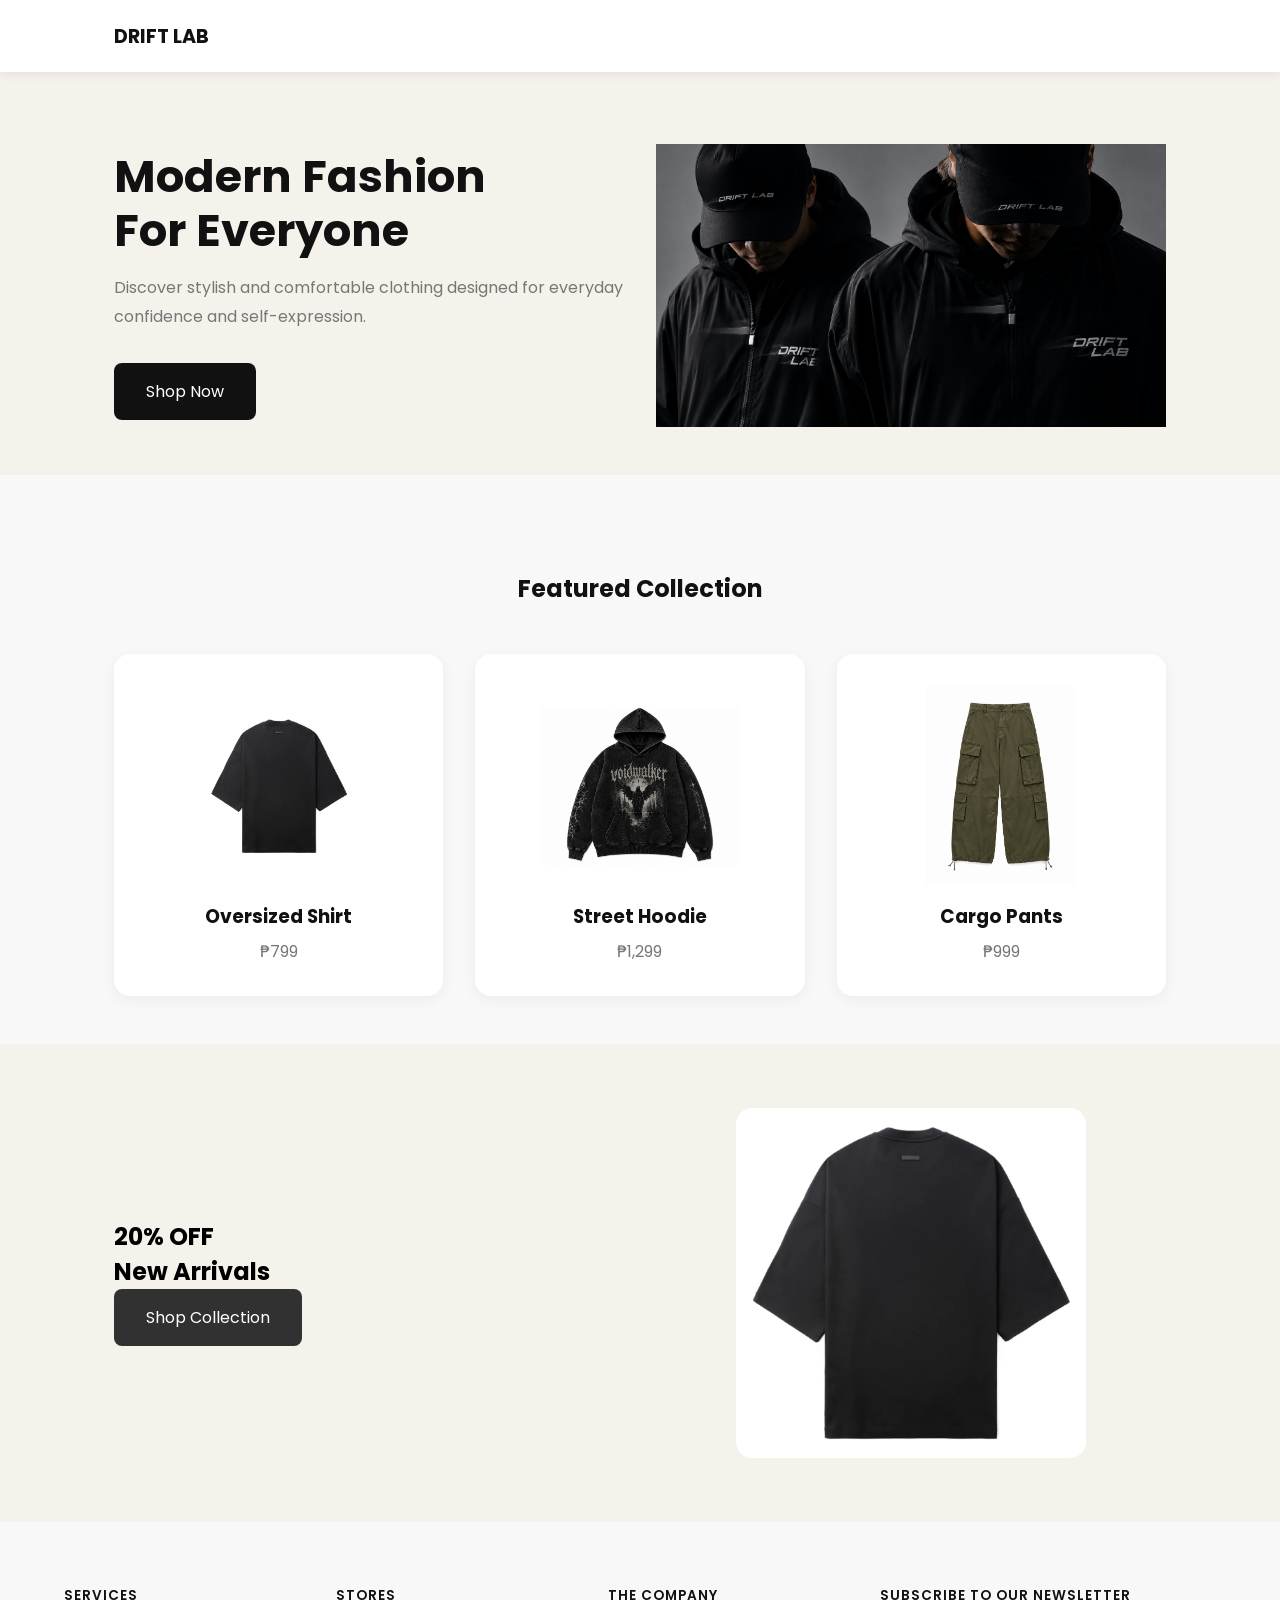
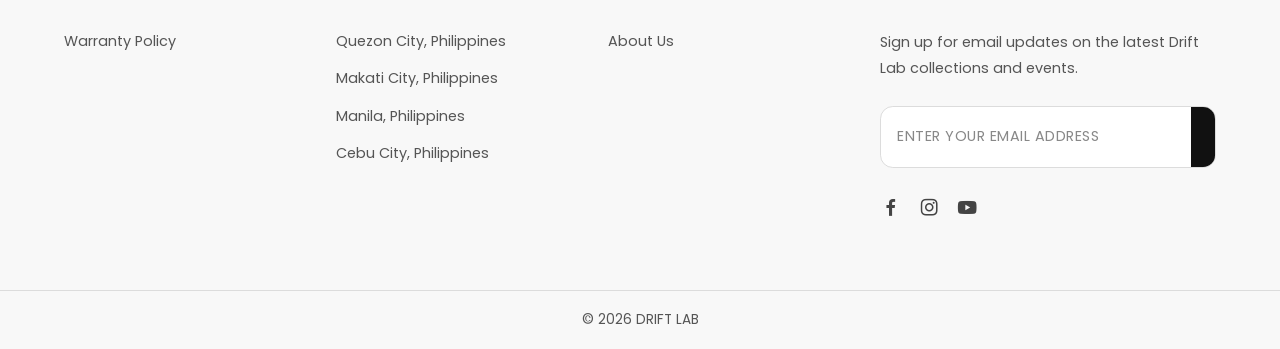
<file: index.html>
<!DOCTYPE html>
<html lang="en">
<head>
<meta charset="UTF-8">
<meta name="viewport" content="width=device-width, initial-scale=1.0">

<link rel="stylesheet" href="index.css">
<link href='https://cdn.jsdelivr.net/npm/boxicons@2.1.4/css/boxicons.min.css' rel='stylesheet'>

<title>Drift Lab | Clothing Store</title>
</head>

<body>

<header class="header">
    <nav class="nav container">
        <a href="#home" class="nav__logo">DRIFT LAB</a>
    </nav>
</header>

<main class="l-main">

<section class="home section" id="home">
    <div class="home__container container">

        <div class="home__data">
            <h1 class="home__title">
                Modern Fashion <br> For Everyone
            </h1>

            <p class="home__description">
                Discover stylish and comfortable clothing designed
                for everyday confidence and self-expression.
            </p>

            <a href="shop.html" class="button">Shop Now</a>
        </div>

        <div class="home__page">
            <img src="drift lab.png" alt="Drift Lab">
        </div>

    </div>
</section>

<section class="featured section" id="featured">

    <h2 class="section-title">Featured Collection</h2>

    <div class="featured__container container">

        <article class="featured__card">
            <img src="Oversiza-tshirt.webp" class="featured__img">
            <h3 class="featured__name">Oversized Shirt</h3>
            <span class="featured__price">₱799</span>
        </article>

        <article class="featured__card">
            <img src="hoodie.png" class="featured__img">
            <h3 class="featured__name">Street Hoodie</h3>
            <span class="featured__price">₱1,299</span>
        </article>

        <article class="featured__card">
            <img src="cargo.png" class="featured__img">
            <h3 class="featured__name">Cargo Pants</h3>
            <span class="featured__price">₱999</span>
        </article>

    </div>
</section>

<section class="offer section" id="offer">

    <div class="offer__container container">

        <div class="offer__data">
            <h2 class="offer__title">
                20% OFF <br>
                New Arrivals
            </h2>

            <a href="shop.html" class="button">
                Shop Collection
            </a>
        </div>

        <div class="offer__image">
            <img id="offer-img" src="tshirt.webp">
        </div>

    </div>

</section>

<footer class="footer">

    <div class="footer__container">

        <div class="footer__content">
            <h3 class="footer__title">SERVICES</h3>
            <ul class="footer__links">
                <li><a href="#">Warranty Policy</a></li>
            </ul>
        </div>

        <div class="footer__content">
            <h3 class="footer__title">STORES</h3>
            <ul class="footer__links">
                <li>Quezon City, Philippines</li>
                <li>Makati City, Philippines</li>
                <li>Manila, Philippines</li>
                <li>Cebu City, Philippines</li>
            </ul>
        </div>

        <div class="footer__content">
            <h3 class="footer__title">THE COMPANY</h3>
            <ul class="footer__links">
                <li><a href="about.html">About Us</a></li>
            </ul>
        </div>

        <div class="footer__content">
            <h3 class="footer__title">SUBSCRIBE TO OUR NEWSLETTER</h3>

            <p class="footer__text">
                Sign up for email updates on the latest Drift Lab collections and events.
            </p>

            <div class="footer__subscribe">
                <input type="email" placeholder="ENTER YOUR EMAIL ADDRESS">
                <button type="submit">SIGN UP</button>
            </div>

            <div class="footer__social">
                <a href="#" class="footer__icon"><i class='bx bxl-facebook'></i></a>
                <a href="#" class="footer__icon"><i class='bx bxl-instagram'></i></a>
                <a href="#" class="footer__icon"><i class='bx bxl-youtube'></i></a>
            </div>
        </div>

    </div>

    <div class="footer__bottom">
        <p>© 2026 DRIFT LAB</p>
    </div>

</footer>

<script src="index.js"></script>

</body>
</html>
</file>
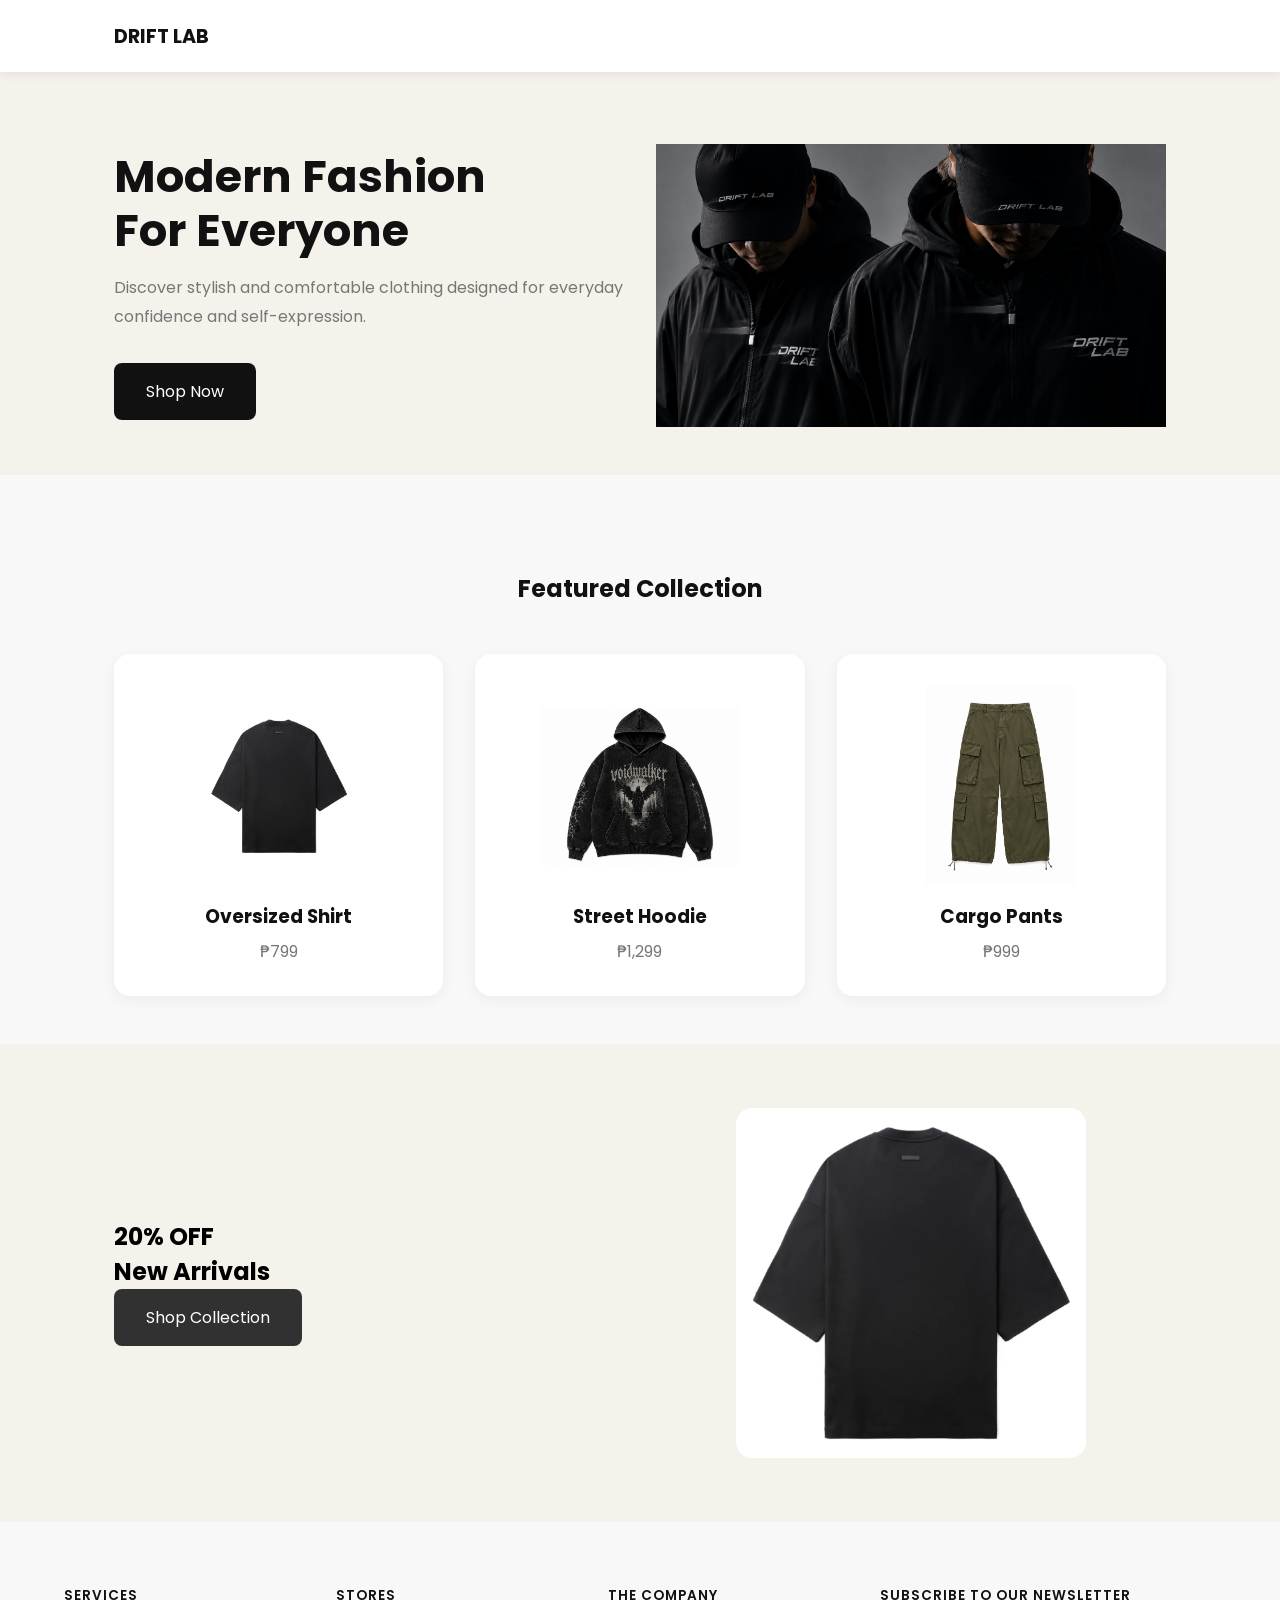
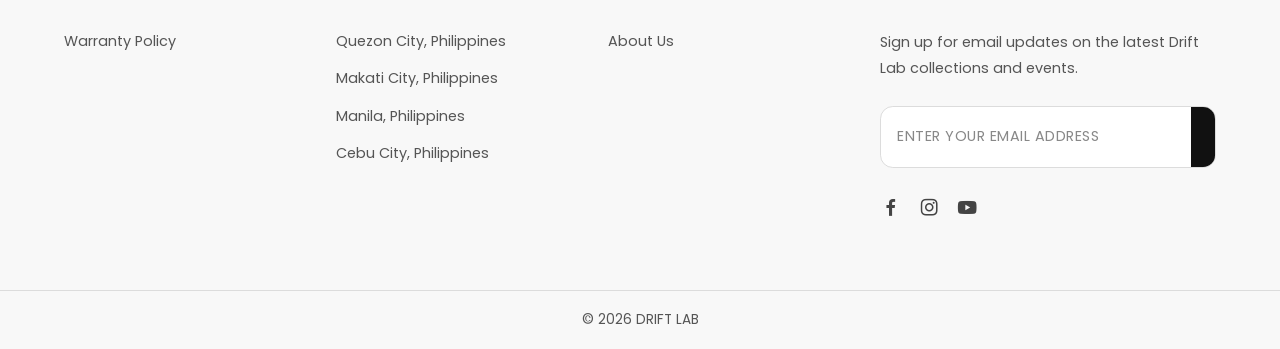
<file: html/index.html>
<!DOCTYPE html>
<html lang="en">
<head>
<meta charset="UTF-8">
<meta name="viewport" content="width=device-width, initial-scale=1.0">

<link rel="stylesheet" href="/css/index.css">
<link href='https://cdn.jsdelivr.net/npm/boxicons@2.1.4/css/boxicons.min.css' rel='stylesheet'>

<title>Drift Lab | Clothing Store</title>
</head>

<body>

<header class="header">
    <nav class="nav container">
        <a href="#home" class="nav__logo">DRIFT LAB</a>
    </nav>
</header>

<main class="l-main">

<section class="home section" id="home">
    <div class="home__container container">

        <div class="home__data">
            <h1 class="home__title">
                Modern Fashion <br> For Everyone
            </h1>

            <p class="home__description">
                Discover stylish and comfortable clothing designed
                for everyday confidence and self-expression.
            </p>

            <a href="shop.html" class="button">Shop Now</a>
        </div>

        <div class="home__page">
            <img src="/assets/drift lab.png" alt="Drift Lab">
        </div>

    </div>
</section>

<section class="featured section" id="featured">

    <h2 class="section-title">Featured Collection</h2>

    <div class="featured__container container">

        <article class="featured__card">
            <img src="/assets/Oversiza-tshirt.webp" class="featured__img">
            <h3 class="featured__name">Oversized Shirt</h3>
            <span class="featured__price">₱799</span>
        </article>

        <article class="featured__card">
            <img src="/assets/hoodie.png" class="featured__img">
            <h3 class="featured__name">Street Hoodie</h3>
            <span class="featured__price">₱1,299</span>
        </article>

        <article class="featured__card">
            <img src="/assets/cargo.png" class="featured__img">
            <h3 class="featured__name">Cargo Pants</h3>
            <span class="featured__price">₱999</span>
        </article>

    </div>
</section>

<section class="offer section" id="offer">

    <div class="offer__container container">

        <div class="offer__data">
            <h2 class="offer__title">
                20% OFF <br>
                New Arrivals
            </h2>

            <a href="shop.html" class="button">
                Shop Collection
            </a>
        </div>

        <div class="offer__image">
            <img id="offer-img" src="/assets/tshirt.webp">
        </div>

    </div>

</section>

<footer class="footer">

    <div class="footer__container">

        <div class="footer__content">
            <h3 class="footer__title">SERVICES</h3>
            <ul class="footer__links">
                <li><a href="#">Warranty Policy</a></li>
            </ul>
        </div>

        <div class="footer__content">
            <h3 class="footer__title">STORES</h3>
            <ul class="footer__links">
                <li>Quezon City, Philippines</li>
                <li>Makati City, Philippines</li>
                <li>Manila, Philippines</li>
                <li>Cebu City, Philippines</li>
            </ul>
        </div>

        <div class="footer__content">
            <h3 class="footer__title">THE COMPANY</h3>
            <ul class="footer__links">
                <li><a href="about.html">About Us</a></li>
            </ul>
        </div>

        <div class="footer__content">
            <h3 class="footer__title">SUBSCRIBE TO OUR NEWSLETTER</h3>

            <p class="footer__text">
                Sign up for email updates on the latest Drift Lab collections and events.
            </p>

            <div class="footer__subscribe">
                <input type="email" placeholder="ENTER YOUR EMAIL ADDRESS">
                <button type="submit">SIGN UP</button>
            </div>

            <div class="footer__social">
                <a href="#" class="footer__icon"><i class='bx bxl-facebook'></i></a>
                <a href="#" class="footer__icon"><i class='bx bxl-instagram'></i></a>
                <a href="#" class="footer__icon"><i class='bx bxl-youtube'></i></a>
            </div>
        </div>

    </div>

    <div class="footer__bottom">
        <p>© 2026 DRIFT LAB</p>
    </div>

</footer>

<script src="/javascript/index.js"></script>

</body>
</html>
</file>
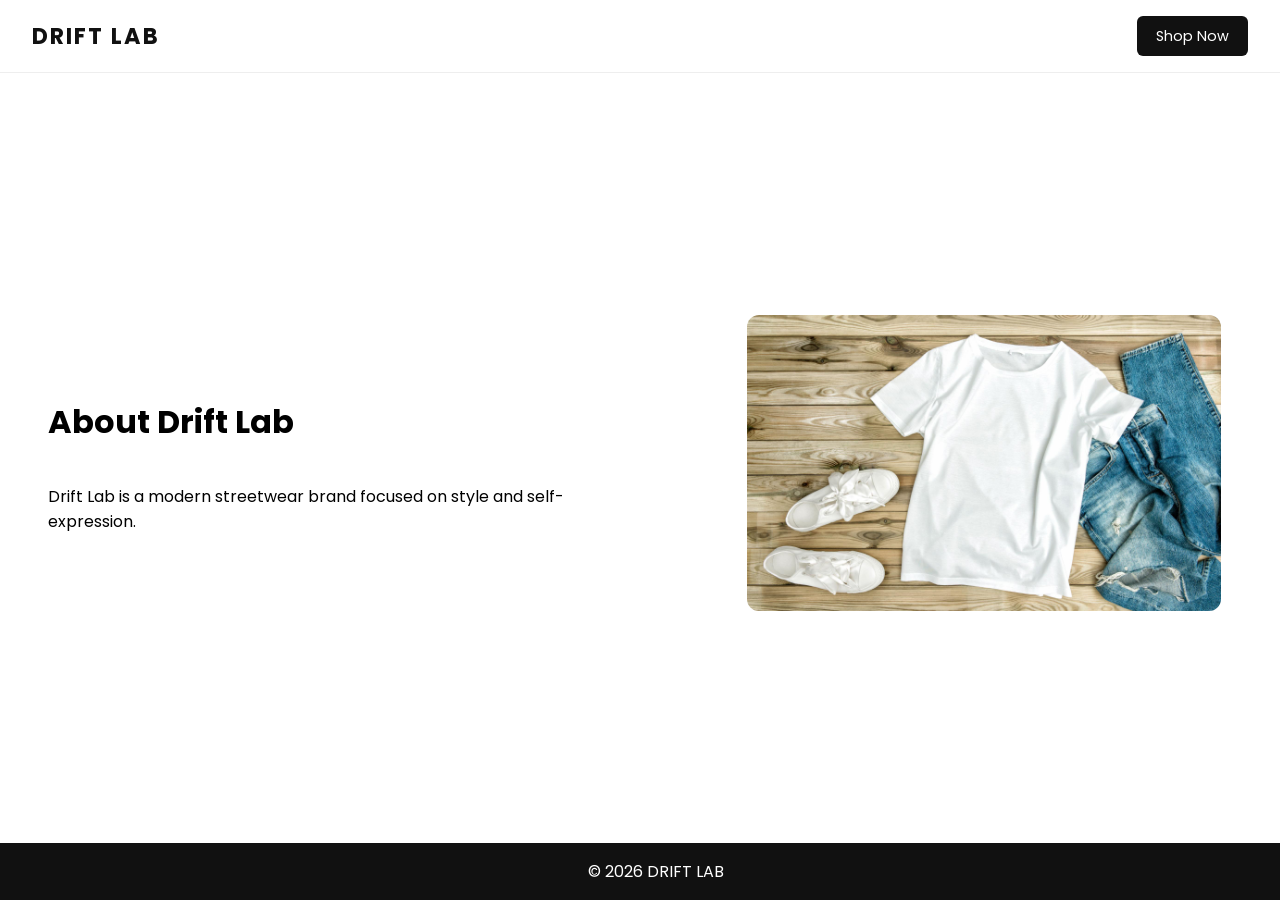
<file: about.html>
<!DOCTYPE html>
<html lang="en">
<head>
<meta charset="UTF-8">
<meta name="viewport" content="width=device-width, initial-scale=1.0">

<link rel="stylesheet" href="about.css">

<title>About | Drift Lab</title>
</head>

<body>

<header class="header">
    <nav class="nav">
        <a href="index.html" class="nav__logo">DRIFT LAB</a>
        <a href="shop.html" class="nav__button">Shop Now</a>
    </nav>
</header>

<main class="split">

    <div class="left">
        <h1 id="title">About Drift Lab</h1>
        <p id="desc">Drift Lab is a modern streetwear brand focused on style and self-expression.</p>
    </div>

    <div class="right">
        <img src="about image.jpg" alt="Drift Lab">
    </div>

</main>

<footer class="footer">
    © 2026 DRIFT LAB
</footer>

<script src="about.js"></script>

</body>
</html>
</file>
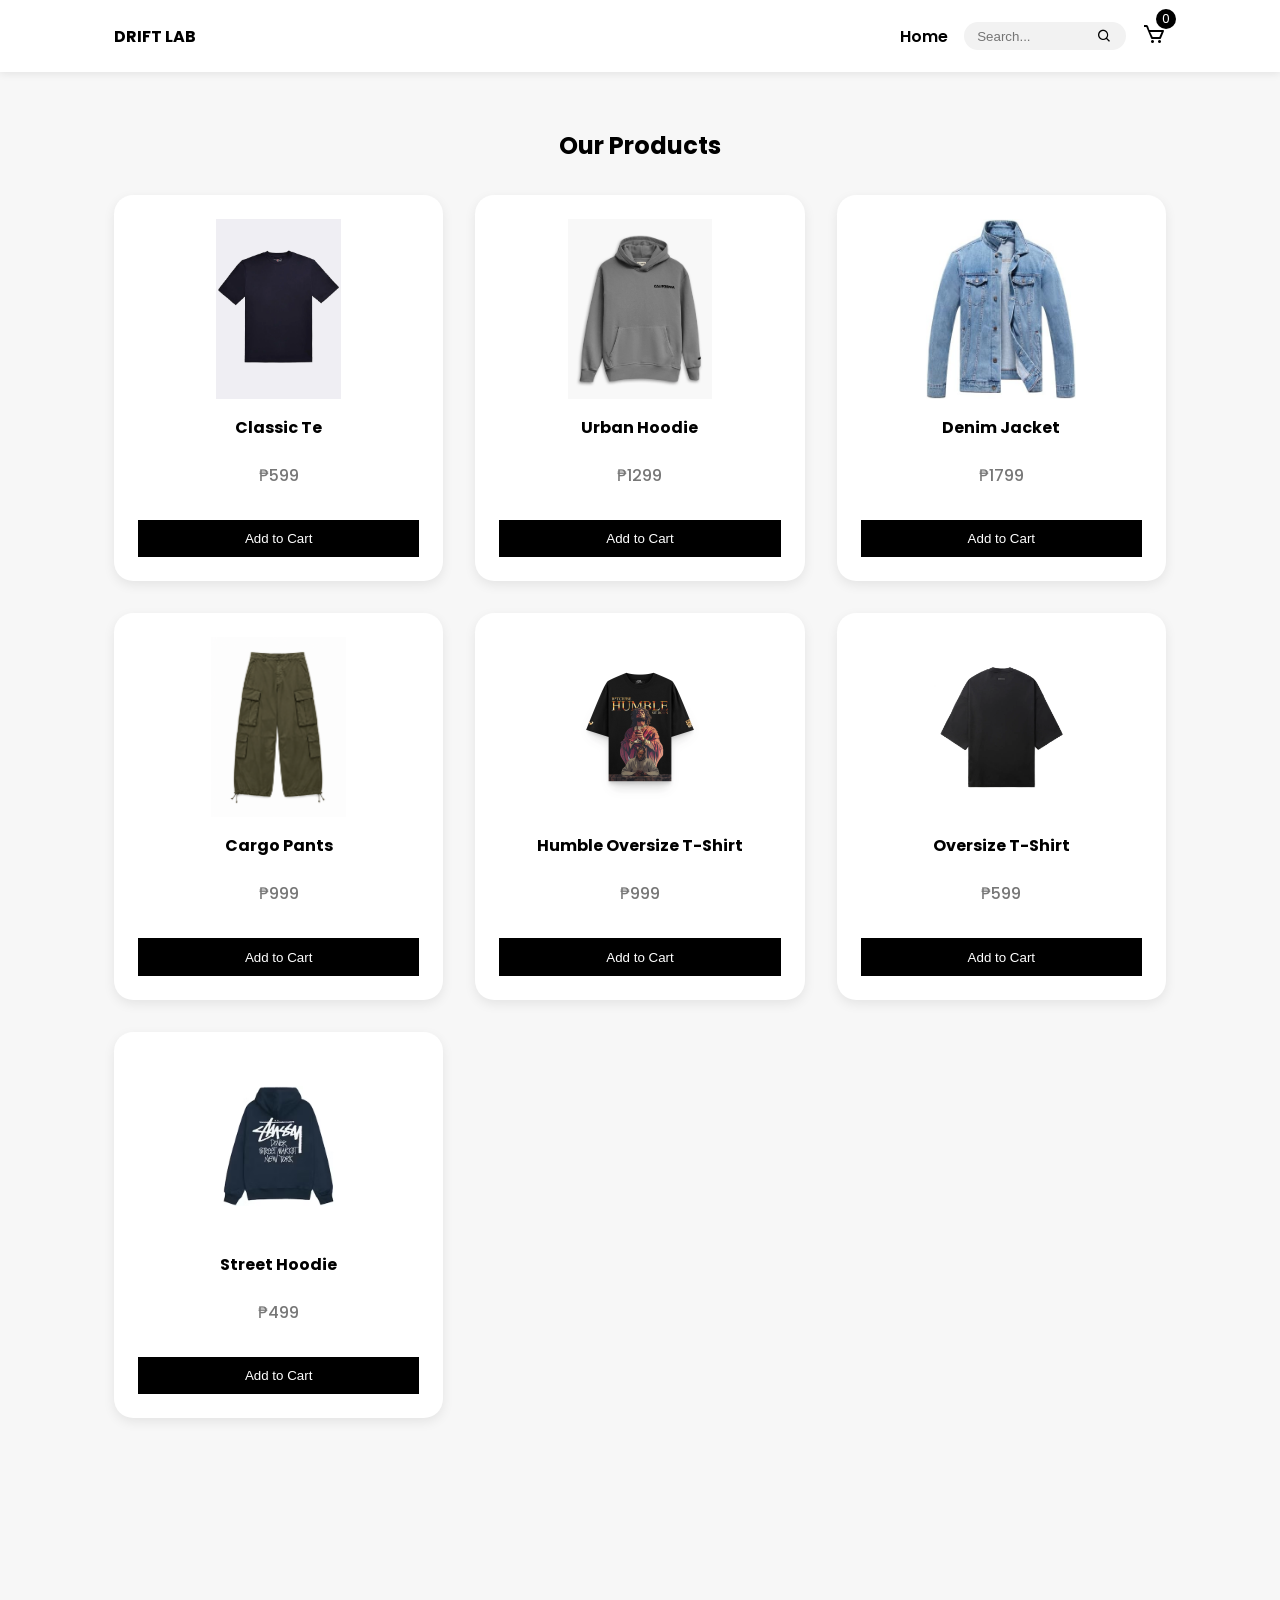
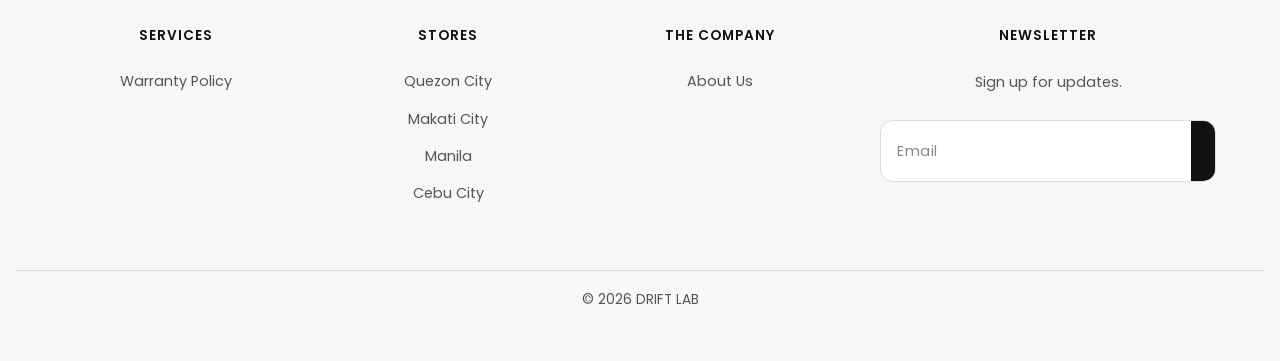
<file: shop.html>
<!DOCTYPE html>
<html lang="en">
<head>
<meta charset="UTF-8">
<meta name="viewport" content="width=device-width, initial-scale=1.0">

<link rel="stylesheet" href="shop.css">
<link href='https://cdn.jsdelivr.net/npm/boxicons@2.1.4/css/boxicons.min.css' rel='stylesheet'>

<title>Shop | Drift Lab</title>
</head>

<body>

<div class="cart" id="cart">

    <div class="cart__header">
        <h2>Your Cart</h2>
        <i class='bx bx-x' id="close-cart"></i>
    </div>

    <div id="cart-items"></div>

    <div class="cart__footer">
        <h3>Total: ₱<span id="cart-total">0</span></h3>
    </div>

</div>

<div class="cart-backdrop" id="cart-backdrop"></div>

<header class="header">
    <nav class="nav container">

        <a href="index.html" class="nav__logo">DRIFT LAB</a>

        <div class="nav__right">

            <a href="index.html" class="home-btn">Home</a>

            <div class="nav__search">
                <input type="text" id="search-input" placeholder="Search...">
                <i class='bx bx-search'></i>
            </div>

            <div class="nav__cart" id="cart-btn">
                <i class='bx bx-cart'></i>
                <span id="cart-count">0</span>
            </div>

        </div>

    </nav>
</header>

<main class="l-main">

<section class="shop section">

    <h2 class="section-title">Our Products</h2>

    <div class="shop__container container">

        <article class="shop__card hidden">
            <img src="classic.webp" class="shop__img">
            <h3 class="shop__name">Classic Te</h3>
            <span class="shop__price">₱599</span>
            <button class="add-cart" data-name="Classic Te" data-price="599">Add to Cart</button>
        </article>

        <article class="shop__card hidden">
            <img src="uraban.webp" class="shop__img">
            <h3 class="shop__name">Urban Hoodie</h3>
            <span class="shop__price">₱1299</span>
            <button class="add-cart" data-name="Urban Hoodie" data-price="1299">Add to Cart</button>
     </article>

        <article class="shop__card hidden">
            <img src="denim.jpg" class="shop__img">
            <h3 class="shop__name">Denim Jacket</h3>
            <span class="shop__price">₱1799</span>
            <button class="add-cart" data-name="Denim Jacket" data-price="1799">Add to Cart</button>
        </article>

        <article class="shop__card hidden">
            <img src="cargo.png" class="shop__img">
            <h3 class="shop__name">Cargo Pants</h3>
            <span class="shop__price">₱999</span>
            <button class="add-cart" data-name="Cargo Pants" data-price="999">Add to Cart</button>
        </article>

        <article class="shop__card hidden">
            <img src="humble.webp" class="shop__img">
            <h3 class="shop__name">Humble Oversize T-Shirt</h3>
            <span class="shop__price">₱999</span>
            <button class="add-cart" data-name="Humble Oversize T-Shirt" data-price="999">Add to Cart</button>
        </article>

        <article class="shop__card hidden">
            <img src="Oversiza-tshirt.webp" class="shop__img">
            <h3 class="shop__name">Oversize T-Shirt</h3>
            <span class="shop__price">₱599</span>
            <button class="add-cart" data-name="Oversize T-Shirt" data-price="599">Add to Cart</button>
        </article>

        <article class="shop__card hidden">
            <img src="hoodie2.avif" class="shop__img">
            <h3 class="shop__name">Street Hoodie</h3>
            <span class="shop__price">₱499</span>
            <button class="add-cart" data-name="Street Hoodie" data-price="499">Add to Cart</button>
        </article>

        <article class="shop__card hidden">
            <img src="classic hood.webp" class="shop__img">
            <h3 class="shop__name">Classic Hoodie</h3>
            <span class="shop__price">₱1099</span>
            <button class="add-cart" data-name="Classic Hoodie" data-price="1099">Add to Cart</button>
        </article>

        <article class="shop__card hidden">
            <img src="denim jeans.jpg" class="shop__img">
            <h3 class="shop__name">Denim Jeans</h3>
            <span class="shop__price">₱499</span>
            <button class="add-cart" data-name="Denim Jeans" data-price="499">Add to Cart</button>
        </article>

    </div>

</section>

</main>

<footer class="footer">

    <div class="footer__container">

        <div class="footer__content">
            <h3 class="footer__title">SERVICES</h3>
            <ul class="footer__links">
                <li><a href="#">Warranty Policy</a></li>
            </ul>
        </div>

        <div class="footer__content">
            <h3 class="footer__title">STORES</h3>
            <ul class="footer__links">
                <li>Quezon City</li>
                <li>Makati City</li>
                <li>Manila</li>
                <li>Cebu City</li>
            </ul>
        </div>

        <div class="footer__content">
            <h3 class="footer__title">THE COMPANY</h3>
            <ul class="footer__links">
                <li><a href="about.html">About Us</a></li>
            </ul>
        </div>

        <div class="footer__content">
            <h3 class="footer__title">NEWSLETTER</h3>
            <p class="footer__text">Sign up for updates.</p>

            <div class="footer__subscribe">
                <input type="email" placeholder="Email">
                <button>Sign Up</button>
            </div>

        </div>

    </div>

    <div class="footer__bottom">
        <p>© 2026 DRIFT LAB</p>
    </div>

</footer>

<script src="shop.js"></script>

</body>
</html>
</file>
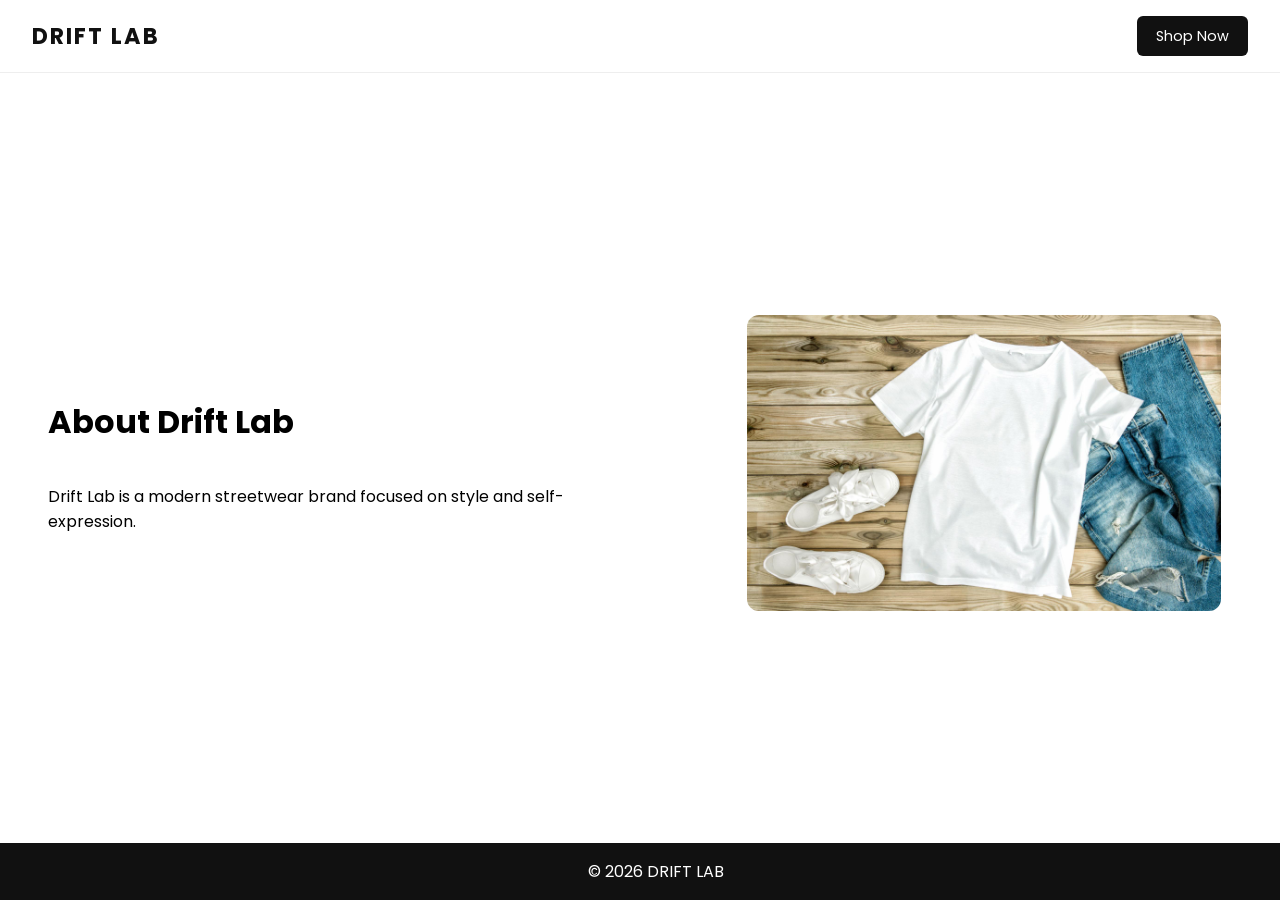
<file: html/about.html>
<!DOCTYPE html>
<html lang="en">
<head>
<meta charset="UTF-8">
<meta name="viewport" content="width=device-width, initial-scale=1.0">

<link rel="stylesheet" href="/css/about.css">

<title>About | Drift Lab</title>
</head>

<body>

<header class="header">
    <nav class="nav">
        <a href="index.html" class="nav__logo">DRIFT LAB</a>
        <a href="shop.html" class="nav__button">Shop Now</a>
    </nav>
</header>

<main class="split">

    <div class="left">
        <h1 id="title">About Drift Lab</h1>
        <p id="desc">Drift Lab is a modern streetwear brand focused on style and self-expression.</p>
    </div>

    <div class="right">
        <img src="/assets/about image.jpg" alt="Drift Lab">
    </div>
    
</main>

<footer class="footer">
    © 2026 DRIFT LAB
</footer>

<script src="/javascript/about.js"></script>

</body>
</html>
</file>
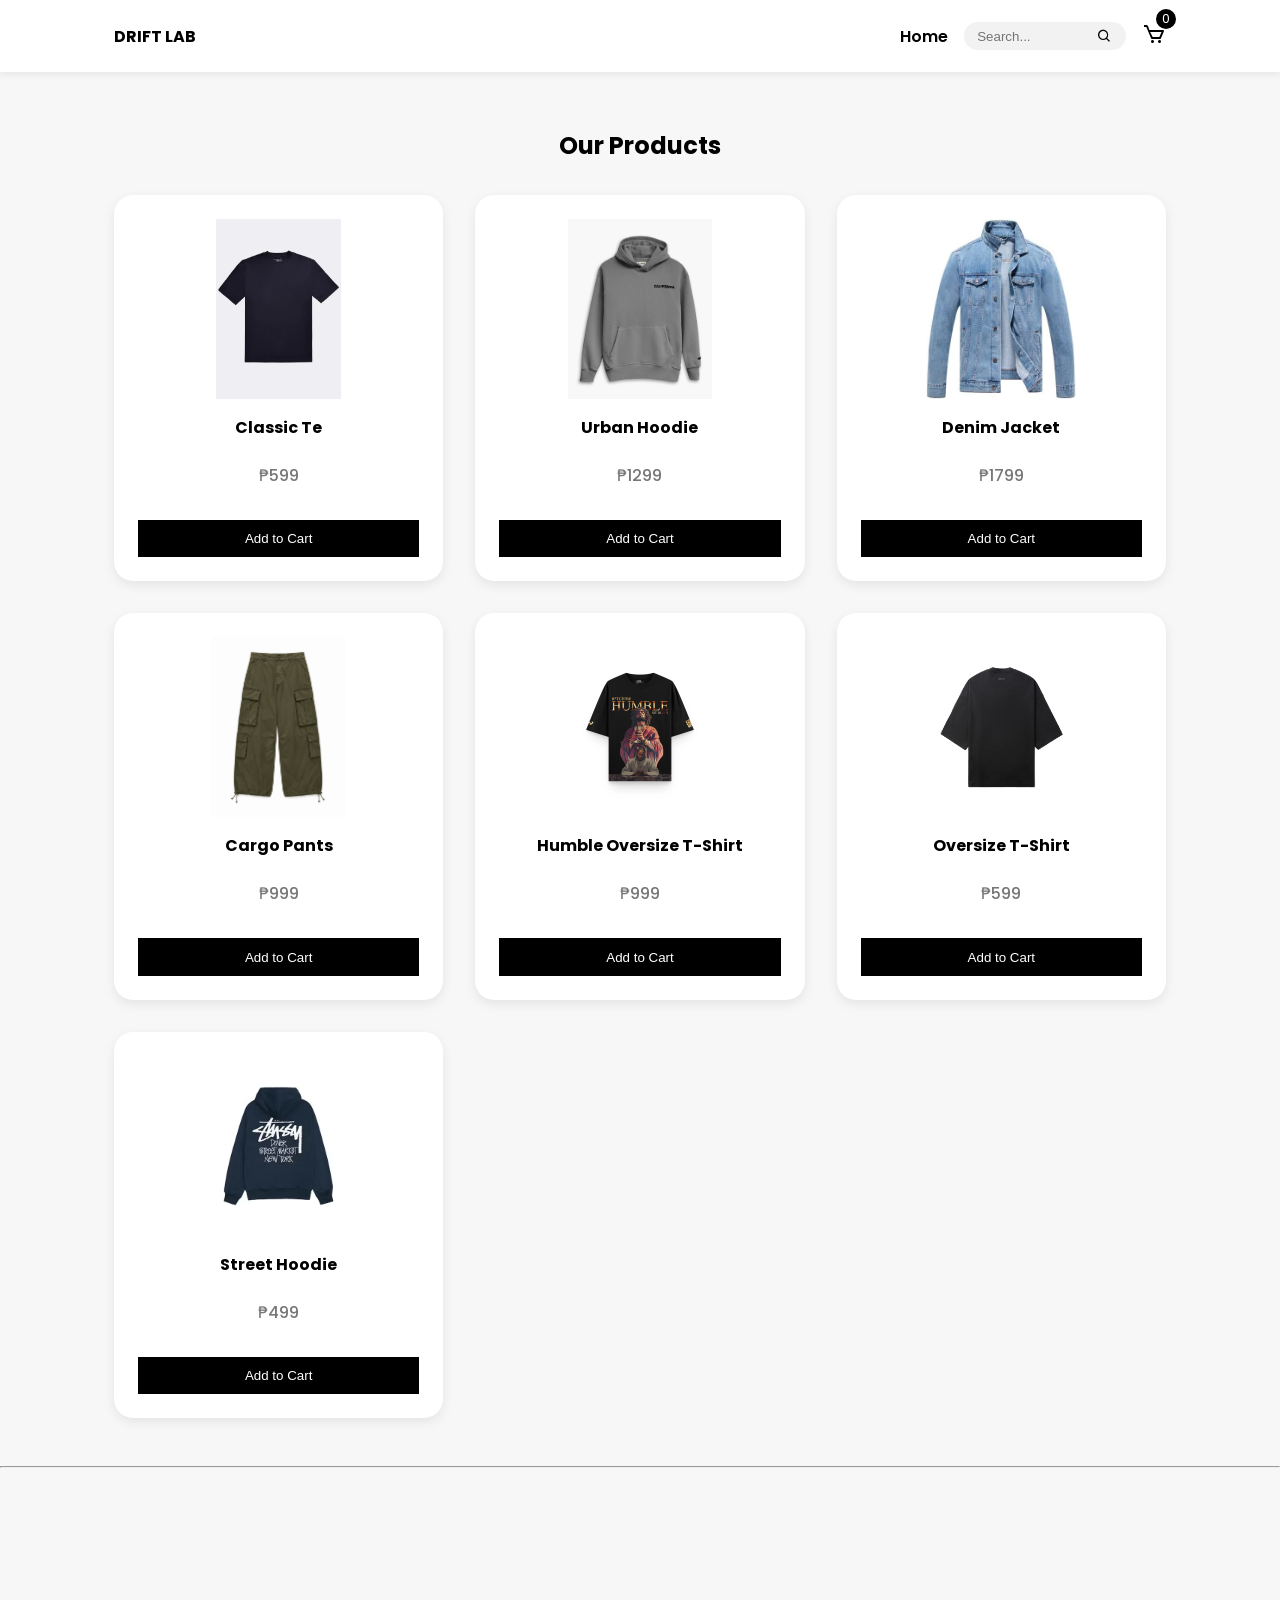
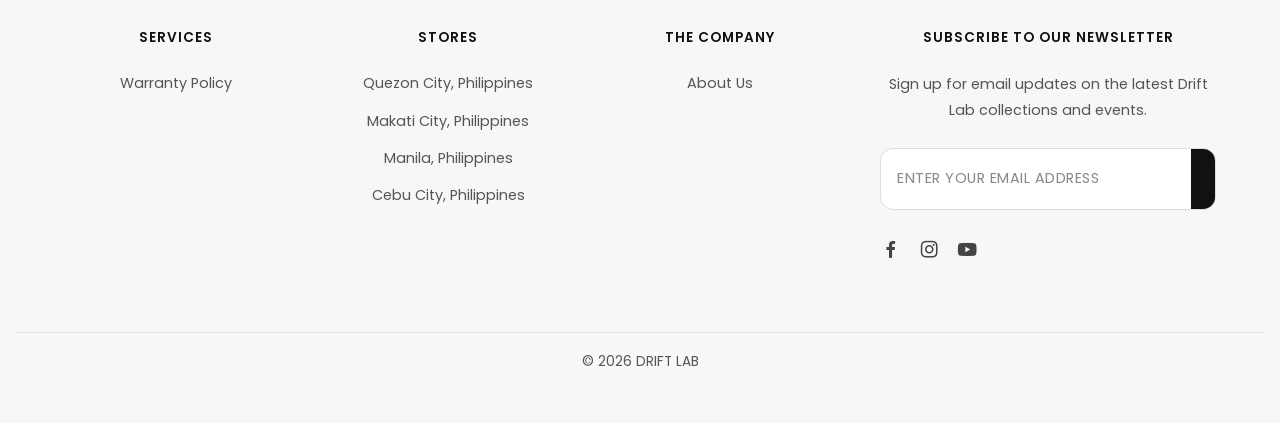
<file: html/shop.html>
<!DOCTYPE html>
<html lang="en">
<head>
<meta charset="UTF-8">
<meta name="viewport" content="width=device-width, initial-scale=1.0">

<link rel="stylesheet" href="/css/shop.css">
<link href='https://cdn.jsdelivr.net/npm/boxicons@2.1.4/css/boxicons.min.css' rel='stylesheet'>

<title>Shop | Drift Lab</title>
</head>

<body>

<div class="cart" id="cart">

    <div class="cart__header">
        <h2>Your Cart</h2>
        <i class='bx bx-x' id="close-cart"></i>
    </div>

    <div id="cart-items"></div>

    <div class="cart__footer">
        <h3>Total: ₱<span id="cart-total">0</span></h3>
    </div>

</div>

<div class="cart-backdrop" id="cart-backdrop"></div>

<header class="header">
    <nav class="nav container">

        <a href="index.html" class="nav__logo">DRIFT LAB</a>

        <div class="nav__right">

            <a href="index.html" class="home-btn">Home</a>

            <div class="nav__search">
                <input type="text" id="search-input" placeholder="Search...">
                <i class='bx bx-search'></i>
            </div>

            <div class="nav__cart" id="cart-btn">
                <i class='bx bx-cart'></i>
                <span id="cart-count">0</span>
            </div>

        </div>

    </nav>
</header>

<main class="l-main">

<section class="shop section">

    <h2 class="section-title">Our Products</h2>

    <div class="shop__container container">

        <article class="shop__card hidden">
            <img src="/assets/classic.webp" class="shop__img">
            <h3 class="shop__name">Classic Te</h3>
            <span class="shop__price">₱599</span>
            <button class="add-cart" data-name="Classic Te" data-price="599">Add to Cart</button>
        </article>

        <article class="shop__card hidden">
            <img src="/assets/uraban.webp" class="shop__img">
            <h3 class="shop__name">Urban Hoodie</h3>
            <span class="shop__price">₱1299</span>
            <button class="add-cart" data-name="Urban Hoodie" data-price="1299">Add to Cart</button>
        </article>

        <article class="shop__card hidden">
            <img src="/assets/denim.jpg" class="shop__img">
            <h3 class="shop__name">Denim Jacket</h3>
            <span class="shop__price">₱1799</span>
            <button class="add-cart" data-name="Denim Jacket" data-price="1799">Add to Cart</button>
        </article>

        <article class="shop__card hidden">
            <img src="/assets/cargo.png" class="shop__img">
            <h3 class="shop__name">Cargo Pants</h3>
            <span class="shop__price">₱999</span>
            <button class="add-cart" data-name="Cargo Pants" data-price="999">Add to Cart</button>
        </article>

        <article class="shop__card hidden">
            <img src="/assets/humble.webp" class="shop__img">
            <h3 class="shop__name">Humble Oversize T-Shirt</h3>
            <span class="shop__price">₱999</span>
            <button class="add-cart" data-name="Humble Oversize T-Shirt" data-price="999">Add to Cart</button>
        </article>

        <article class="shop__card hidden">
            <img src="/assets/Oversiza-tshirt.webp" class="shop__img">
            <h3 class="shop__name">Oversize T-Shirt</h3>
            <span class="shop__price">₱599</span>
            <button class="add-cart" data-name="Oversize T-Shirt" data-price="599">Add to Cart</button>
        </article>

        <article class="shop__card hidden">
            <img src="/assets/hoodie2.avif" class="shop__img">
            <h3 class="shop__name">Street Hoodie</h3>
            <span class="shop__price">₱499</span>
            <button class="add-cart" data-name="Street Hoodie" data-price="499">Add to Cart</button>
        </article>

        <article class="shop__card hidden">
            <img src="/assets/classic hood.webp" class="shop__img">
            <h3 class="shop__name">Classic Hoodie</h3>
            <span class="shop__price">₱1099</span>
            <button class="add-cart" data-name="Classic Hoodie" data-price="1099">Add to Cart</button>
        </article>

        <article class="shop__card hidden">
            <img src="/assets/denim jeans.jpg" class="shop__img">
            <h3 class="shop__name">Denim Jeans</h3>
            <span class="shop__price">₱499</span>
            <button class="add-cart" data-name="Denim Jeans" data-price="499">Add to Cart</button>
        </article>

    </div>

</section>

</main>
<hr>
<footer class="footer">

    <div class="footer__container">

        <div class="footer__content">
            <h3 class="footer__title">SERVICES</h3>
            <ul class="footer__links">
                <li><a href="#">Warranty Policy</a></li>
            </ul>
        </div>

        <div class="footer__content">
            <h3 class="footer__title">STORES</h3>
            <ul class="footer__links">
                <li>Quezon City, Philippines</li>
                <li>Makati City, Philippines</li>
                <li>Manila, Philippines</li>
                <li>Cebu City, Philippines</li>
            </ul>
        </div>

        <div class="footer__content">
            <h3 class="footer__title">THE COMPANY</h3>
            <ul class="footer__links">
                <li><a href="about.html">About Us</a></li>
            </ul>
        </div>

        <div class="footer__content">
            <h3 class="footer__title">SUBSCRIBE TO OUR NEWSLETTER</h3>

            <p class="footer__text">
                Sign up for email updates on the latest Drift Lab collections and events.
            </p>

            <div class="footer__subscribe">
                <input type="email" placeholder="ENTER YOUR EMAIL ADDRESS">
                <button type="submit">SIGN UP</button>
            </div>

            <div class="footer__social">
                <a href="#" class="footer__icon"><i class='bx bxl-facebook'></i></a>
                <a href="#" class="footer__icon"><i class='bx bxl-instagram'></i></a>
                <a href="#" class="footer__icon"><i class='bx bxl-youtube'></i></a>
            </div>
        </div>

    </div>

    <div class="footer__bottom">
        <p>© 2026 DRIFT LAB</p>
    </div>

</footer>

<script src="/javascript/index.js"></script>

</body>
</html>

<script src="/javascript/shop.js"></script>

</body>
</html>
</file>
<file: index.css>
@import url("https://fonts.googleapis.com/css2?family=Poppins:wght@400;500;600;700&display=swap");


:root{
  --font-medium: 500;
  --font-semi-bold: 600;
  --font-bold: 700;

  --dark-color: #111111;
  --dark-color-light: #777777;
  --white-color: #FFFFFF;
  --body-color: #F5F1EB;
  --container-color: #FFFFFF;

  --body-font: 'Poppins', sans-serif;

  --big-font-size: 2.8rem;
  --h2-font-size: 1.5rem;
  --normal-font-size: .938rem;
  --small-font-size: .813rem;

  --mb-1: .5rem;
  --mb-2: 1rem;
  --mb-3: 1.5rem;
  --mb-4: 2rem;
  --mb-5: 3rem;
}


*{
  margin: 0;
  padding: 0;
  box-sizing: border-box;
}

html{
  scroll-behavior: smooth;
  scroll-padding-top: 80px;
}

body{
  font-family: var(--body-font);
  background-color: var(--body-color);
  color: var(--dark-color);
}

ul{
  list-style: none;
}

a{
  text-decoration: none;
}

img{
  max-width: 100%;
  display: block;
}


.container{
  max-width: 1100px;
  margin: auto;
  padding: 0 1.5rem;
}

.section{
  padding: 6rem 0 3rem;
}

.section-title{
  text-align: center;
  font-size: var(--h2-font-size);
  margin-bottom: var(--mb-5);
}


.header{
  width: 100%;
  position: fixed;
  top: 0;
  left: 0;
  background-color: var(--container-color);
  box-shadow: 0 2px 10px rgba(0,0,0,.08);
  z-index: 100;
}

.nav{
  height: 4.5rem;
  display: flex;
  justify-content: space-between;
  align-items: center;
}

.nav__logo{
  font-size: 1.2rem;
  font-weight: var(--font-bold);
  color: var(--dark-color);
}

.nav__list{
  display: flex;
  column-gap: 2rem;
}

.nav__link{
  color: var(--dark-color);
  font-weight: var(--font-medium);
  position: relative;
  transition: .3s;
}

.nav__link:hover{
  color: var(--dark-color-light);
}

.active::after{
  content: "";
  position: absolute;
  left: 0;
  bottom: -5px;
  width: 100%;
  height: 2px;
  background-color: var(--dark-color);
}


.home{
  padding-top: 9rem;
}

.home__container{
  display: grid;
  grid-template-columns: repeat(2, 1fr);
  align-items: center;
  gap: 2rem;
}

.home__title{
  font-size: var(--big-font-size);
  margin-bottom: var(--mb-2);
  line-height: 1.2;
}

.home__description{
  color: var(--dark-color-light);
  margin-bottom: var(--mb-4);
  line-height: 1.8;
}

.home__image{
  width: 400px;
  border-radius: 1rem;
}

.home__image img{
  width: 400px;
  border-radius: 1rem;
}


.home__data,
.home__image{
  opacity: 0;
  transform: translateY(50px);
}


.show{
  opacity: 1;
  transform: translateY(0);
  transition: all 1s ease;
}


.home__data.show{
  transition-delay: .2s;
}

.home__image.show{
  transition-delay: .5s;
}


.button{
  display: inline-block;
  background-color: #111;
  color: #fff;
  padding: 1rem 2rem;
  border-radius: .5rem;
  transition: .3s;
}

.button:hover{
  background-color: #333;
}


.featured{
  background-color: #f8f8f8;
}

.featured__container{
  display: grid;
  grid-template-columns: repeat(auto-fit, minmax(250px,1fr));
  gap: 2rem;
}

.featured__card{
  background-color: #fff;
  padding: 2rem;
  border-radius: 1rem;
  text-align: center;
  box-shadow: 0 4px 15px rgba(0,0,0,.05);
  transition: .3s;
}

.featured__card:hover{
  transform: translateY(-8px);
}

.featured__img{
  width: 200px;
  height: 200px;
  object-fit: contain;
  margin: 0 auto 1rem;
}

.featured__name{
  margin-bottom: .5rem;
}

.featured__price{
  color: var(--dark-color-light);
}

.about__text{
  max-width: 700px;
  margin: auto;
  text-align: center;
  line-height: 1.9;
  color: var(--dark-color-light);
}



.offer__container{
  display: grid;
  grid-template-columns: repeat(2, 1fr);
  align-items: center;
  gap: 2rem;
}


.offer__data{
  z-index: 1;
}


.offer__image{
  display: flex;
  justify-content: center;
}

.offer__image img{
  width: 350px;
  height: 350px;
  object-fit: cover;   
  border-radius: 1rem;
  transition: opacity .5s ease;
}

.offer{
  background-color: #F5F1EB;
  padding: 4rem 0;
}


.offer__title{
  color: #000000;
}


.offer .button{
  background-color: #313131;
  color: #ffffff;
}

.contact{
  text-align: center;
}

.contact p{
  color: var(--dark-color-light);
  margin-bottom: .8rem;
}


.footer{
  background: #f8f8f8;
  margin-top: 0;
}

.footer__container{
  max-width: 1200px;
  margin: auto;
  padding: 4rem 1.5rem;

  display: flex;
  justify-content: space-between;
  align-items: flex-start;
  gap: 3rem;
  flex-wrap: wrap;
}

.footer__content{
  flex: 1;
  min-width: 180px;
}

.footer__content:last-child{
  flex: 1.5;
}

.footer__title{
  font-size: .85rem;
  font-weight: 600;
  letter-spacing: 1px;
  margin-bottom: 1.5rem;
  color: #111;
}

.footer__links{
  display: flex;
  flex-direction: column;
  gap: .9rem;
}

.footer__links li,
.footer__links a{
  font-size: .9rem;
  color: #555;
  line-height: 1.6;
  transition: .3s;
}

.footer__links a:hover{
  color: #111;
}

.footer__text{
  font-size: .9rem;
  color: #555;
  line-height: 1.8;
  margin-bottom: 1.5rem;
}


.footer__subscribe{
  display: flex;
  align-items: center;
  background: #fff;
  border: 1px solid #dcdcdc;
  border-radius: .8rem;
  overflow: hidden;
  margin-bottom: 1.5rem;
}

.footer__subscribe input{
  flex: 1;
  border: none;
  outline: none;
  background: transparent;
  padding: 1rem;
  font-family: var(--body-font);
  font-size: .9rem;
  color: #111;
}

.footer__subscribe input::placeholder{
  color: #888;
  letter-spacing: .5px;
}

.footer__subscribe button{
  border: none;
  background: #111;
  color: #fff;
  padding: 1rem 1.5rem;
  font-size: .75rem;
  font-weight: 600;
  cursor: pointer;
  transition: .3s;
  height: 100%;
}

.footer__subscribe button:hover{
  background: #333;
}

.footer__social{
  display: flex;
  gap: 1rem;
}

.footer__icon{
  font-size: 1.4rem;
  color: #444;
  transition: .3s;
}

.footer__icon:hover{
  color: #111;
}

.footer__bottom{
  border-top: 1px solid #dcdcdc;
  padding: 1.2rem;
  text-align: center;
  font-size: .85rem;
  color: #555;
  background: #f8f8f8;
}


@media screen and (max-width: 576px){

  .footer__container{
    flex-direction: column;
  }

  .footer__content{
    width: 100%;
  }

  .footer__subscribe{
    flex-direction: column;
    align-items: stretch;
  }

  .footer__subscribe button{
    width: 100%;
    border-radius: 0;
  }

}
</file>
<file: css/index.css>
@import url("https://fonts.googleapis.com/css2?family=Poppins:wght@400;500;600;700&display=swap");


:root{
  --font-medium: 500;
  --font-semi-bold: 600;
  --font-bold: 700;

  --dark-color: #111111;
  --dark-color-light: #777777;
  --white-color: #FFFFFF;
  --body-color: #F5F1EB;
  --container-color: #FFFFFF;

  --body-font: 'Poppins', sans-serif;

  --big-font-size: 2.8rem;
  --h2-font-size: 1.5rem;
  --normal-font-size: .938rem;
  --small-font-size: .813rem;

  --mb-1: .5rem;
  --mb-2: 1rem;
  --mb-3: 1.5rem;
  --mb-4: 2rem;
  --mb-5: 3rem;
}


*{
  margin: 0;
  padding: 0;
  box-sizing: border-box;
}

html{
  scroll-behavior: smooth;
  scroll-padding-top: 80px;
}

body{
  font-family: var(--body-font);
  background-color: var(--body-color);
  color: var(--dark-color);
}

ul{
  list-style: none;
}

a{
  text-decoration: none;
}

img{
  max-width: 100%;
  display: block;
}


.container{
  max-width: 1100px;
  margin: auto;
  padding: 0 1.5rem;
}

.section{
  padding: 6rem 0 3rem;
}

.section-title{
  text-align: center;
  font-size: var(--h2-font-size);
  margin-bottom: var(--mb-5);
}


.header{
  width: 100%;
  position: fixed;
  top: 0;
  left: 0;
  background-color: var(--container-color);
  box-shadow: 0 2px 10px rgba(0,0,0,.08);
  z-index: 100;
}

.nav{
  height: 4.5rem;
  display: flex;
  justify-content: space-between;
  align-items: center;
}

.nav__logo{
  font-size: 1.2rem;
  font-weight: var(--font-bold);
  color: var(--dark-color);
}

.nav__list{
  display: flex;
  column-gap: 2rem;
}

.nav__link{
  color: var(--dark-color);
  font-weight: var(--font-medium);
  position: relative;
  transition: .3s;
}

.nav__link:hover{
  color: var(--dark-color-light);
}

.active::after{
  content: "";
  position: absolute;
  left: 0;
  bottom: -5px;
  width: 100%;
  height: 2px;
  background-color: var(--dark-color);
}


.home{
  padding-top: 9rem;
}

.home__container{
  display: grid;
  grid-template-columns: repeat(2, 1fr);
  align-items: center;
  gap: 2rem;
}

.home__title{
  font-size: var(--big-font-size);
  margin-bottom: var(--mb-2);
  line-height: 1.2;
}

.home__description{
  color: var(--dark-color-light);
  margin-bottom: var(--mb-4);
  line-height: 1.8;
}

.home__image{
  width: 400px;
  border-radius: 1rem;
}

.home__image img{
  width: 400px;
  border-radius: 1rem;
}


.home__data,
.home__image{
  opacity: 0;
  transform: translateY(50px);
}


.show{
  opacity: 1;
  transform: translateY(0);
  transition: all 1s ease;
}


.home__data.show{
  transition-delay: .2s;
}

.home__image.show{
  transition-delay: .5s;
}


.button{
  display: inline-block;
  background-color: #111;
  color: #fff;
  padding: 1rem 2rem;
  border-radius: .5rem;
  transition: .3s;
}

.button:hover{
  background-color: #333;
}


.featured{
  background-color: #f8f8f8;
}

.featured__container{
  display: grid;
  grid-template-columns: repeat(auto-fit, minmax(250px,1fr));
  gap: 2rem;
}

.featured__card{
  background-color: #fff;
  padding: 2rem;
  border-radius: 1rem;
  text-align: center;
  box-shadow: 0 4px 15px rgba(0,0,0,.05);
  transition: .3s;
}

.featured__card:hover{
  transform: translateY(-8px);
}

.featured__img{
  width: 200px;
  height: 200px;
  object-fit: contain;
  margin: 0 auto 1rem;
}

.featured__name{
  margin-bottom: .5rem;
}

.featured__price{
  color: var(--dark-color-light);
}

.about__text{
  max-width: 700px;
  margin: auto;
  text-align: center;
  line-height: 1.9;
  color: var(--dark-color-light);
}



.offer__container{
  display: grid;
  grid-template-columns: repeat(2, 1fr);
  align-items: center;
  gap: 2rem;
}


.offer__data{
  z-index: 1;
}


.offer__image{
  display: flex;
  justify-content: center;
}

.offer__image img{
  width: 350px;
  height: 350px;
  object-fit: cover;   
  border-radius: 1rem;
  transition: opacity .5s ease;
}

.offer{
  background-color: #F5F1EB;
  padding: 4rem 0;
}


.offer__title{
  color: #000000;
}


.offer .button{
  background-color: #313131;
  color: #ffffff;
}

.contact{
  text-align: center;
}

.contact p{
  color: var(--dark-color-light);
  margin-bottom: .8rem;
}


.footer{
  background: #f8f8f8;
  margin-top: 0;
}

.footer__container{
  max-width: 1200px;
  margin: auto;
  padding: 4rem 1.5rem;

  display: flex;
  justify-content: space-between;
  align-items: flex-start;
  gap: 3rem;
  flex-wrap: wrap;
}

.footer__content{
  flex: 1;
  min-width: 180px;
}

.footer__content:last-child{
  flex: 1.5;
}

.footer__title{
  font-size: .85rem;
  font-weight: 600;
  letter-spacing: 1px;
  margin-bottom: 1.5rem;
  color: #111;
}

.footer__links{
  display: flex;
  flex-direction: column;
  gap: .9rem;
}

.footer__links li,
.footer__links a{
  font-size: .9rem;
  color: #555;
  line-height: 1.6;
  transition: .3s;
}

.footer__links a:hover{
  color: #111;
}

.footer__text{
  font-size: .9rem;
  color: #555;
  line-height: 1.8;
  margin-bottom: 1.5rem;
}


.footer__subscribe{
  display: flex;
  align-items: center;
  background: #fff;
  border: 1px solid #dcdcdc;
  border-radius: .8rem;
  overflow: hidden;
  margin-bottom: 1.5rem;
}

.footer__subscribe input{
  flex: 1;
  border: none;
  outline: none;
  background: transparent;
  padding: 1rem;
  font-family: var(--body-font);
  font-size: .9rem;
  color: #111;
}

.footer__subscribe input::placeholder{
  color: #888;
  letter-spacing: .5px;
}

.footer__subscribe button{
  border: none;
  background: #111;
  color: #fff;
  padding: 1rem 1.5rem;
  font-size: .75rem;
  font-weight: 600;
  cursor: pointer;
  transition: .3s;
  height: 100%;
}

.footer__subscribe button:hover{
  background: #333;
}

.footer__social{
  display: flex;
  gap: 1rem;
}

.footer__icon{
  font-size: 1.4rem;
  color: #444;
  transition: .3s;
}

.footer__icon:hover{
  color: #111;
}

.footer__bottom{
  border-top: 1px solid #dcdcdc;
  padding: 1.2rem;
  text-align: center;
  font-size: .85rem;
  color: #555;
  background: #f8f8f8;
}


@media screen and (max-width: 576px){

  .footer__container{
    flex-direction: column;
  }

  .footer__content{
    width: 100%;
  }

  .footer__subscribe{
    flex-direction: column;
    align-items: stretch;
  }

  .footer__subscribe button{
    width: 100%;
    border-radius: 0;
  }

}
</file>
<file: about.css>
@import url("https://fonts.googleapis.com/css2?family=Poppins:wght@400;500;600;700&display=swap");

body{
    margin: 0;
    font-family: "Poppins", sans-serif;
    background: #fff;
}

.header{
    padding: 1rem 2rem;
    border-bottom: 1px solid #eee;
}

.nav{
    display: flex;
    justify-content: space-between;
    align-items: center;
}

.nav__logo{
    font-size: 1.4rem;
    font-weight: 700;
    color: #111;
    text-decoration: none;
    letter-spacing: 2px;
}

.nav__button{
    padding: .6rem 1.2rem;
    background: #111;
    color: #fff;
    text-decoration: none;
    border-radius: 6px;
    font-size: .9rem;
    transition: .3s;
}

.nav__button:hover{
    background: #333;
}

.split{
    display: flex;
    height: calc(100vh - 120px);
}

.left{
    flex: 1;
    display: flex;
    flex-direction: column;
    justify-content: center;
    padding: 3rem;
}

.right{
    flex: 1;
    display: flex;
    align-items: center;
    justify-content: center;
}

.right img{
    width: 80%;
    border-radius: 12px;
}

#title, #desc{
    transition: .4s ease;
}

.footer{
    position: fixed;
    bottom: 0;
    width: 100%;
    text-align: center;
    padding: 1rem;
    background: #111;
    color: #fff;
}

@media(max-width:768px){
    .split{
        flex-direction: column;
        text-align: center;
    }

    .right img{
        width: 90%;
    }
}
</file>
<file: shop.css>
/*===== GOOGLE FONTS =====*/
@import url("https://fonts.googleapis.com/css2?family=Poppins:wght@400;500;600;700&display=swap");


:root{
  --font-medium: 500;
  --font-semi-bold: 600;
  --font-bold: 700;

  --dark-color: ##F7F7F7;
  --dark-light: #777777;
  --white-color: #FFFFFF;
  --body-color: #F7F7F7;
  --card-color: #FFFFFF;

  --body-font: 'Poppins', sans-serif;

  --h2-font-size: 1.5rem;
  --normal-font-size: .938rem;
  --small-font-size: .813rem;

  --mb-1: .5rem;
  --mb-2: 1rem;
  --mb-3: 1.5rem;
  --mb-4: 2rem;
}


*{
  margin: 0;
  padding: 0;
  box-sizing: border-box;
}

html{
  scroll-behavior: smooth;
}

body{
  font-family: var(--body-font);
  background-color: var(--body-color);
  color: var(--dark-color);
}

ul{ list-style: none; }
a{ text-decoration: none; }

img{
  max-width: 100%;
  display: block;
}
.nav{
    display: flex;
    justify-content: space-between;
    align-items: center;
}

.nav__right{
    display: flex;
    align-items: center;
    gap: 1rem;
}

.home-btn{
    text-decoration: none;
    color: black;
    font-weight: 600;
}

.container{
  max-width: 1100px;
  margin: auto;
  padding: 0 1.5rem;
}

.section{
  padding: 6rem 0 3rem;
}

.section-title{
  text-align: center;
  font-size: var(--h2-font-size);
  font-weight: var(--font-bold);
  margin-bottom: var(--mb-4);
}


.header{
  width: 100%;
  position: fixed;
  top: 0;
  left: 0;
  background: var(--white-color);
  box-shadow: 0 2px 8px rgba(0,0,0,.08);
  z-index: 100;
}

.nav{
  height: 4.5rem;
  display: flex;
  justify-content: space-between;
  align-items: center;
}

.nav__logo{
  font-weight: var(--font-bold);
  color: var(--dark-color);
}

.nav__list{
  display: flex;
  column-gap: 2rem;
}

.nav__link{
  color: var(--dark-color);
  font-weight: var(--font-medium);
  transition: .3s;
}

.nav__link:hover{
  color: var(--dark-light);
}

.active{
  color: var(--dark-light);
}


.shop{
  padding-top: 8rem;
}

.shop__container{
  display: grid;
  grid-template-columns: repeat(auto-fit, minmax(240px, 1fr));
  gap: 2rem;
}


.shop__card{
  background: var(--card-color);
  border-radius: 1.2rem;
  padding: 1.5rem;
  text-align: center;

  display: flex;
  flex-direction: column;

  box-shadow: 0 4px 12px rgba(0,0,0,.08);
  transition: transform .3s ease, box-shadow .3s ease;
  min-height: 340px;
}

.shop__card:hover{
  transform: translateY(-8px);
  box-shadow: 0 8px 18px rgba(0,0,0,.12);
}


.shop__img{
  width: 180px;
  height: 180px;
  object-fit: contain;
  margin: 0 auto var(--mb-2);
}


.shop__name{
  font-size: 1rem;
  margin-bottom: var(--mb-1);
  min-height: 40px;
}


.shop__price{
  color: var(--dark-light);
  font-weight: var(--font-medium);
  margin-bottom: var(--mb-2);
  margin-top: auto;
}


.shop__button{
  display: inline-block;
  background: var(--dark-color);
  color: var(--white-color);
  padding: .8rem 1.5rem;
  border-radius: .5rem;
  font-size: var(--small-font-size);
  transition: .3s;
}

.shop__button:hover{
  background: #252424;
}


.nav{
    display: flex;
    justify-content: space-between;
    align-items: center;
    flex-wrap: wrap;
}


.nav__right{
    display: flex;
    align-items: center;
    gap: 1rem;
}

.nav__search{
    display: flex;
    align-items: center;
    background: #f2f2f2;
    padding: .4rem .8rem;
    border-radius: 20px;
}

.nav__search input{
    border: none;
    outline: none;
    background: transparent;
    width: 120px;
}


.nav__cart{
    position: relative;
    font-size: 1.5rem;
    cursor: pointer;
}

#cart-count{
    position: absolute;
    top: -8px;
    right: -8px;
    background: black;
    color: white;
    font-size: .7rem;
    width: 18px;
    height: 18px;
    border-radius: 50%;
    display: flex;
    align-items: center;
    justify-content: center;
}


.home-btn{
    text-decoration: none;
    font-weight: 600;
    color: black;
}


@media (max-width: 768px){

    .nav{
        flex-direction: column;
        align-items: flex-start;
        gap: .8rem;
    }

    .nav__right{
        width: 100%;
        justify-content: space-between;
        flex-wrap: wrap;
        gap: .5rem;
    }

    .nav__search{
        flex: 1;
    }

    .nav__search input{
        width: 100%;
    }
}

#cart-count{
    position: absolute;
    top: -10px;
    right: -10px;
    background: black;
    color: white;
    width: 20px;
    height: 20px;
    border-radius: 50%;
    font-size: .8rem;
    display: flex;
    align-items: center;
    justify-content: center;
}


.add-cart{
    margin-top: 1rem;
    padding: .7rem 1rem;
    border: none;
    background: black;
    color: white;
    cursor: pointer;
    width: 100%;
}

.hidden{
    opacity: 0;
    transform: translateY(50px);
    transition: all .6s ease;
}

.show{
    opacity: 1;
    transform: translateY(0);
}


.cart-box{
    width: 300px;
    background: #fff;
    position: fixed;
    top: 80px;
    right: 20px;
    padding: 1rem;
    box-shadow: 0 5px 20px rgba(0,0,0,.1);
    border-radius: 10px;
}

.cart-item{
    border-bottom: 1px solid #ddd;
    padding: 1rem 0;
}

.cart-item h4{
    margin-bottom: .3rem;
}

.cart-item p{
    font-size: .9rem;
    color: #555;
}

.cart{
    position: fixed;
    top: 0;
    right: -100%;
    width: 320px;
    height: 100vh;
    background: white;
    box-shadow: -5px 0 20px rgba(0,0,0,.1);
    padding: 1rem;
    transition: .4s ease;
    z-index: 999;
    display: flex;
    flex-direction: column;
}

.cart.show{
    right: 0;
}

.cart__header{
    display: flex;
    justify-content: space-between;
    align-items: center;
}

#close-cart{
    font-size: 1.5rem;
    cursor: pointer;
}

.cart-backdrop{
    position: fixed;
    inset: 0;
    background: rgba(0,0,0,.4);

    opacity: 0;
    visibility: hidden;
    transition: .3s ease;
    z-index: 998;
}

.cart-backdrop.show{
    opacity: 1;
    visibility: visible;
}
#cart-items{
    flex: 1;
    overflow-y: auto;
    padding-right: .5rem;
    scroll-behavior: smooth;
}


.footer{
  background: #ffffff;
  margin-top: 0;
  background: var(--dark-color);
  color: var(--white-color);
  text-align: center;
  padding: 2rem 1rem;
  margin-top: 4rem;
}

.footer__container{
  max-width: 1200px;
  margin: auto;
  padding: 4rem 1.5rem;

  display: flex;
  justify-content: space-between;
  align-items: flex-start;
  gap: 3rem;
  flex-wrap: wrap;
}

.footer__content{
  flex: 1;
  min-width: 180px;
}

.footer__content:last-child{
  flex: 1.5;
}

.footer__title{
  font-size: .85rem;
  font-weight: 600;
  letter-spacing: 1px;
  margin-bottom: 1.5rem;
  color: #111;
}

.footer__links{
  display: flex;
  flex-direction: column;
  gap: .9rem;
}

.footer__links li,
.footer__links a{
  font-size: .9rem;
  color: #555;
  line-height: 1.6;
  transition: .3s;
}

.footer__links a:hover{
  color: #111;
}

.footer__text{
  font-size: .9rem;
  color: #555;
  line-height: 1.8;
  margin-bottom: 1.5rem;
}


.footer__subscribe{
  display: flex;
  align-items: center;
  background: #fff;
  border: 1px solid #dcdcdc;
  border-radius: .8rem;
  overflow: hidden;
  margin-bottom: 1.5rem;
}

.footer__subscribe input{
  flex: 1;
  border: none;
  outline: none;
  background: transparent;
  padding: 1rem;
  font-family: var(--body-font);
  font-size: .9rem;
  color: #111;
}

.footer__subscribe input::placeholder{
  color: #888;
  letter-spacing: .5px;
}

.footer__subscribe button{
  border: none;
  background: #111;
  color: #fff;
  padding: 1rem 1.5rem;
  font-size: .75rem;
  font-weight: 600;
  cursor: pointer;
  transition: .3s;
  height: 100%;
}

.footer__subscribe button:hover{
  background: #333;
}

.footer__social{
  display: flex;
  gap: 1rem;
}

.footer__icon{
  font-size: 1.4rem;
  color: #444;
  transition: .3s;
}

.footer__icon:hover{
  color: #111;
}

.footer__bottom{
  border-top: 1px solid #dcdcdc;
  padding: 1.2rem;
  text-align: center;
  font-size: .85rem;
  color: #555;
  background: #f8f8f8;
}


@media screen and (max-width: 576px){

  .footer__container{
    flex-direction: column;
  }

  .footer__content{
    width: 100%;
  }

  .footer__subscribe{
    flex-direction: column;
    align-items: stretch;
  }

  .footer__subscribe button{
    width: 100%;
    border-radius: 0;
  }
.footer__title{
  font-size: .85rem;
  font-weight: 600;
  letter-spacing: 1px;
  color: #111;

  position: relative;
  padding-top: 1rem;
  margin-bottom: 1.5rem;
}

.footer__title::before{
  content: "";
  position: absolute;

  top: 0;
  left: 0;

  width: 40px;
  height: 2px;

  background: #111;
}
}

@media screen and (max-width: 768px){

  .nav__list{
    column-gap: 1rem;
  }

  .shop__container{
    grid-template-columns: repeat(auto-fit, minmax(180px,1fr));
  }

  .shop__img{
    width: 150px;
    height: 150px;
  }
}

@media screen and (max-width: 576px){

  .nav{
    flex-direction: column;
    height: auto;
    padding: 1rem 0;
    row-gap: 1rem;
  }

  .shop__container{
    grid-template-columns: 1fr;
  }
}
</file>
<file: css/about.css>
@import url("https://fonts.googleapis.com/css2?family=Poppins:wght@400;500;600;700&display=swap");

body{
    margin: 0;
    font-family: "Poppins", sans-serif;
    background: #fff;
}

.header{
    padding: 1rem 2rem;
    border-bottom: 1px solid #eee;
}

.nav{
    display: flex;
    justify-content: space-between;
    align-items: center;
}

.nav__logo{
    font-size: 1.4rem;
    font-weight: 700;
    color: #111;
    text-decoration: none;
    letter-spacing: 2px;
}

.nav__button{
    padding: .6rem 1.2rem;
    background: #111;
    color: #fff;
    text-decoration: none;
    border-radius: 6px;
    font-size: .9rem;
    transition: .3s;
}

.nav__button:hover{
    background: #333;
}

.split{
    display: flex;
    height: calc(100vh - 120px);
}

.left{
    flex: 1;
    display: flex;
    flex-direction: column;
    justify-content: center;
    padding: 3rem;
}

.right{
    flex: 1;
    display: flex;
    align-items: center;
    justify-content: center;
}

.right img{
    width: 80%;
    border-radius: 12px;
}

#title, #desc{
    transition: .4s ease;
}

.footer{
    position: fixed;
    bottom: 0;
    width: 100%;
    text-align: center;
    padding: 1rem;
    background: #111;
    color: #fff;
}

@media(max-width:768px){
    .split{
        flex-direction: column;
        text-align: center;
    }

    .right img{
        width: 90%;
    }
}
</file>
<file: css/shop.css>
/*===== GOOGLE FONTS =====*/
@import url("https://fonts.googleapis.com/css2?family=Poppins:wght@400;500;600;700&display=swap");

/*===== VARIABLES =====*/
:root{
  --font-medium: 500;
  --font-semi-bold: 600;
  --font-bold: 700;

  --dark-color: ##F7F7F7;
  --dark-light: #777777;
  --white-color: #FFFFFF;
  --body-color: #F7F7F7;
  --card-color: #FFFFFF;

  --body-font: 'Poppins', sans-serif;

  --h2-font-size: 1.5rem;
  --normal-font-size: .938rem;
  --small-font-size: .813rem;

  --mb-1: .5rem;
  --mb-2: 1rem;
  --mb-3: 1.5rem;
  --mb-4: 2rem;
}

/*===== BASE =====*/
*{
  margin: 0;
  padding: 0;
  box-sizing: border-box;
}

html{
  scroll-behavior: smooth;
}

body{
  font-family: var(--body-font);
  background-color: var(--body-color);
  color: var(--dark-color);
}

ul{ list-style: none; }
a{ text-decoration: none; }

img{
  max-width: 100%;
  display: block;
}
.nav{
    display: flex;
    justify-content: space-between;
    align-items: center;
}

.nav__right{
    display: flex;
    align-items: center;
    gap: 1rem;
}

.home-btn{
    text-decoration: none;
    color: black;
    font-weight: 600;
}
/*===== LAYOUT =====*/
.container{
  max-width: 1100px;
  margin: auto;
  padding: 0 1.5rem;
}

.section{
  padding: 6rem 0 3rem;
}

.section-title{
  text-align: center;
  font-size: var(--h2-font-size);
  font-weight: var(--font-bold);
  margin-bottom: var(--mb-4);
}

/*===== HEADER =====*/
.header{
  width: 100%;
  position: fixed;
  top: 0;
  left: 0;
  background: var(--white-color);
  box-shadow: 0 2px 8px rgba(0,0,0,.08);
  z-index: 100;
}

.nav{
  height: 4.5rem;
  display: flex;
  justify-content: space-between;
  align-items: center;
}

.nav__logo{
  font-weight: var(--font-bold);
  color: var(--dark-color);
}

.nav__list{
  display: flex;
  column-gap: 2rem;
}

.nav__link{
  color: var(--dark-color);
  font-weight: var(--font-medium);
  transition: .3s;
}

.nav__link:hover{
  color: var(--dark-light);
}

.active{
  color: var(--dark-light);
}

/*===== SHOP =====*/
.shop{
  padding-top: 8rem;
}

.shop__container{
  display: grid;
  grid-template-columns: repeat(auto-fit, minmax(240px, 1fr));
  gap: 2rem;
}

/* CARD */
.shop__card{
  background: var(--card-color);
  border-radius: 1.2rem;
  padding: 1.5rem;
  text-align: center;

  display: flex;
  flex-direction: column;

  box-shadow: 0 4px 12px rgba(0,0,0,.08);
  transition: transform .3s ease, box-shadow .3s ease;
  min-height: 340px;
}

.shop__card:hover{
  transform: translateY(-8px);
  box-shadow: 0 8px 18px rgba(0,0,0,.12);
}

/* IMAGE FIX (important to prevent jumping) */
.shop__img{
  width: 180px;
  height: 180px;
  object-fit: contain;
  margin: 0 auto var(--mb-2);
}

/* NAME FIX (no jumping alignment) */
.shop__name{
  font-size: 1rem;
  margin-bottom: var(--mb-1);
  min-height: 40px;
}

/* PRICE FIX */
.shop__price{
  color: var(--dark-light);
  font-weight: var(--font-medium);
  margin-bottom: var(--mb-2);
  margin-top: auto;
}

/* BUTTON */
.shop__button{
  display: inline-block;
  background: var(--dark-color);
  color: var(--white-color);
  padding: .8rem 1.5rem;
  border-radius: .5rem;
  font-size: var(--small-font-size);
  transition: .3s;
}

.shop__button:hover{
  background: #252424;
}

/*===== CART =====*/
/* SEARCH */
.nav{
    display: flex;
    justify-content: space-between;
    align-items: center;
    flex-wrap: wrap;
}

/* RIGHT SIDE */
.nav__right{
    display: flex;
    align-items: center;
    gap: 1rem;
}

/* SEARCH */
.nav__search{
    display: flex;
    align-items: center;
    background: #f2f2f2;
    padding: .4rem .8rem;
    border-radius: 20px;
}

.nav__search input{
    border: none;
    outline: none;
    background: transparent;
    width: 120px;
}

/* CART */
.nav__cart{
    position: relative;
    font-size: 1.5rem;
    cursor: pointer;
}

#cart-count{
    position: absolute;
    top: -8px;
    right: -8px;
    background: black;
    color: white;
    font-size: .7rem;
    width: 18px;
    height: 18px;
    border-radius: 50%;
    display: flex;
    align-items: center;
    justify-content: center;
}

/* HOME BUTTON */
.home-btn{
    text-decoration: none;
    font-weight: 600;
    color: black;
}


@media (max-width: 768px){

    .nav{
        flex-direction: column;
        align-items: flex-start;
        gap: .8rem;
    }

    .nav__right{
        width: 100%;
        justify-content: space-between;
        flex-wrap: wrap;
        gap: .5rem;
    }

    .nav__search{
        flex: 1;
    }

    .nav__search input{
        width: 100%;
    }
}

#cart-count{
    position: absolute;
    top: -10px;
    right: -10px;
    background: black;
    color: white;
    width: 20px;
    height: 20px;
    border-radius: 50%;
    font-size: .8rem;
    display: flex;
    align-items: center;
    justify-content: center;
}


.add-cart{
    margin-top: 1rem;
    padding: .7rem 1rem;
    border: none;
    background: black;
    color: white;
    cursor: pointer;
    width: 100%;
}

.hidden{
    opacity: 0;
    transform: translateY(50px);
    transition: all .6s ease;
}

.show{
    opacity: 1;
    transform: translateY(0);
}

/* CART BOX */
.cart-box{
    width: 300px;
    background: #fff;
    position: fixed;
    top: 80px;
    right: 20px;
    padding: 1rem;
    box-shadow: 0 5px 20px rgba(0,0,0,.1);
    border-radius: 10px;
}

.cart-item{
    border-bottom: 1px solid #ddd;
    padding: 1rem 0;
}

.cart-item h4{
    margin-bottom: .3rem;
}

.cart-item p{
    font-size: .9rem;
    color: #555;
}

.cart{
    position: fixed;
    top: 0;
    right: -100%;
    width: 320px;
    height: 100vh;
    background: white;
    box-shadow: -5px 0 20px rgba(0,0,0,.1);
    padding: 1rem;
    transition: .4s ease;
    z-index: 999;
    display: flex;
    flex-direction: column;
}

.cart.show{
    right: 0;
}

.cart__header{
    display: flex;
    justify-content: space-between;
    align-items: center;
}

#close-cart{
    font-size: 1.5rem;
    cursor: pointer;
}

.cart-backdrop{
    position: fixed;
    inset: 0;
    background: rgba(0,0,0,.4);

    opacity: 0;
    visibility: hidden;
    transition: .3s ease;
    z-index: 998;
}

.cart-backdrop.show{
    opacity: 1;
    visibility: visible;
}
#cart-items{
    flex: 1;
    overflow-y: auto;
    padding-right: .5rem;
    scroll-behavior: smooth;
}

/*===== FOOTER =====*/
.footer{
  background: #ffffff;
  margin-top: 0;
  background: var(--dark-color);
  color: var(--white-color);
  text-align: center;
  padding: 2rem 1rem;
  margin-top: 4rem;
}

.footer__container{
  max-width: 1200px;
  margin: auto;
  padding: 4rem 1.5rem;

  display: flex;
  justify-content: space-between;
  align-items: flex-start;
  gap: 3rem;
  flex-wrap: wrap;
}

.footer__content{
  flex: 1;
  min-width: 180px;
}

.footer__content:last-child{
  flex: 1.5;
}

.footer__title{
  font-size: .85rem;
  font-weight: 600;
  letter-spacing: 1px;
  margin-bottom: 1.5rem;
  color: #111;
}

.footer__links{
  display: flex;
  flex-direction: column;
  gap: .9rem;
}

.footer__links li,
.footer__links a{
  font-size: .9rem;
  color: #555;
  line-height: 1.6;
  transition: .3s;
}

.footer__links a:hover{
  color: #111;
}

.footer__text{
  font-size: .9rem;
  color: #555;
  line-height: 1.8;
  margin-bottom: 1.5rem;
}

/* SUBSCRIBE BOX */
.footer__subscribe{
  display: flex;
  align-items: center;
  background: #fff;
  border: 1px solid #dcdcdc;
  border-radius: .8rem;
  overflow: hidden;
  margin-bottom: 1.5rem;
}

.footer__subscribe input{
  flex: 1;
  border: none;
  outline: none;
  background: transparent;
  padding: 1rem;
  font-family: var(--body-font);
  font-size: .9rem;
  color: #111;
}

.footer__subscribe input::placeholder{
  color: #888;
  letter-spacing: .5px;
}

.footer__subscribe button{
  border: none;
  background: #111;
  color: #fff;
  padding: 1rem 1.5rem;
  font-size: .75rem;
  font-weight: 600;
  cursor: pointer;
  transition: .3s;
  height: 100%;
}

.footer__subscribe button:hover{
  background: #333;
}

.footer__social{
  display: flex;
  gap: 1rem;
}

.footer__icon{
  font-size: 1.4rem;
  color: #444;
  transition: .3s;
}

.footer__icon:hover{
  color: #111;
}

.footer__bottom{
  border-top: 1px solid #dcdcdc;
  padding: 1.2rem;
  text-align: center;
  font-size: .85rem;
  color: #555;
  background: #f8f8f8;
}

/*===== RESPONSIVE =====*/
@media screen and (max-width: 576px){

  .footer__container{
    flex-direction: column;
  }

  .footer__content{
    width: 100%;
  }

  .footer__subscribe{
    flex-direction: column;
    align-items: stretch;
  }

  .footer__subscribe button{
    width: 100%;
    border-radius: 0;
  }
.footer__title{
  font-size: .85rem;
  font-weight: 600;
  letter-spacing: 1px;
  color: #111;

  position: relative;
  padding-top: 1rem;
  margin-bottom: 1.5rem;
}

/* GUHIT SA TAAS */
.footer__title::before{
  content: "";
  position: absolute;

  top: 0;
  left: 0;

  width: 40px;
  height: 2px;

  background: #111;
}
}
/*===== RESPONSIVE =====*/
@media screen and (max-width: 768px){

  .nav__list{
    column-gap: 1rem;
  }

  .shop__container{
    grid-template-columns: repeat(auto-fit, minmax(180px,1fr));
  }

  .shop__img{
    width: 150px;
    height: 150px;
  }
}

@media screen and (max-width: 576px){

  .nav{
    flex-direction: column;
    height: auto;
    padding: 1rem 0;
    row-gap: 1rem;
  }

  .shop__container{
    grid-template-columns: 1fr;
  }
}
</file>
